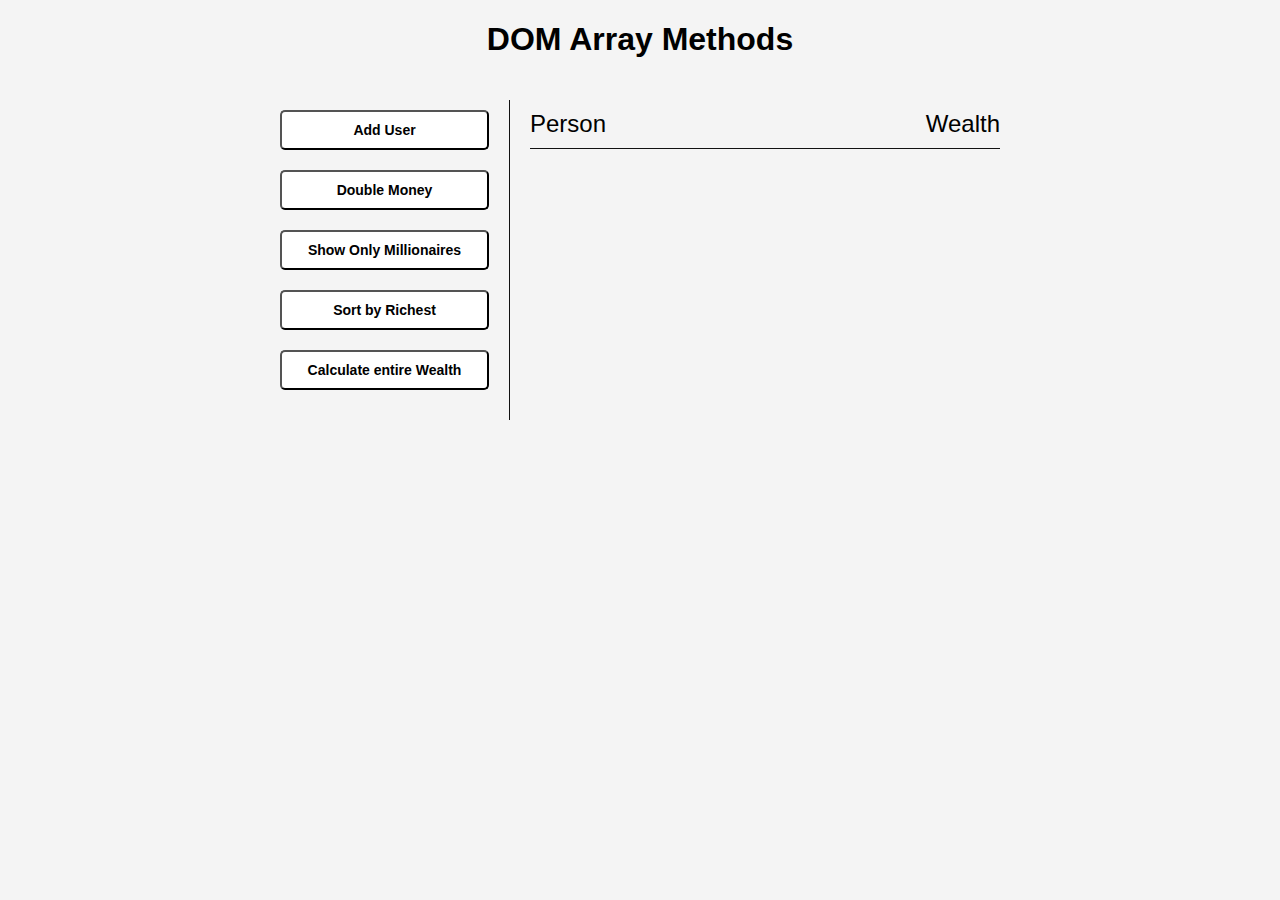
<file: DOM Array Methods/index.html>
<!DOCTYPE html>
<html lang="en">
<head>
  <meta charset="UTF-8">
  <meta http-equiv="X-UA-Compatible" content="IE=edge">
  <meta name="viewport" content="width=device-width, initial-scale=1.0">
  <link rel="stylesheet" href="style.css">
  <title>Dom Array Methods</title>
</head>
<body>
  <h1>DOM Array Methods</h1>
  <div class="container">
    <aside>
      <button id="add-user">Add User</button>
      <button id="double">Double Money</button>
      <button id="show-millionaires">Show Only Millionaires</button>
      <button id="sort">Sort by Richest</button>
      <button id="calculate-wealth">Calculate entire Wealth</button>
    </aside>
    <main id="main">
      <h2><strong>Person</strong>Wealth</h2>
    </main>
  </div>
  



  <script src="script.js"></script>
</body>
</html>
</file>
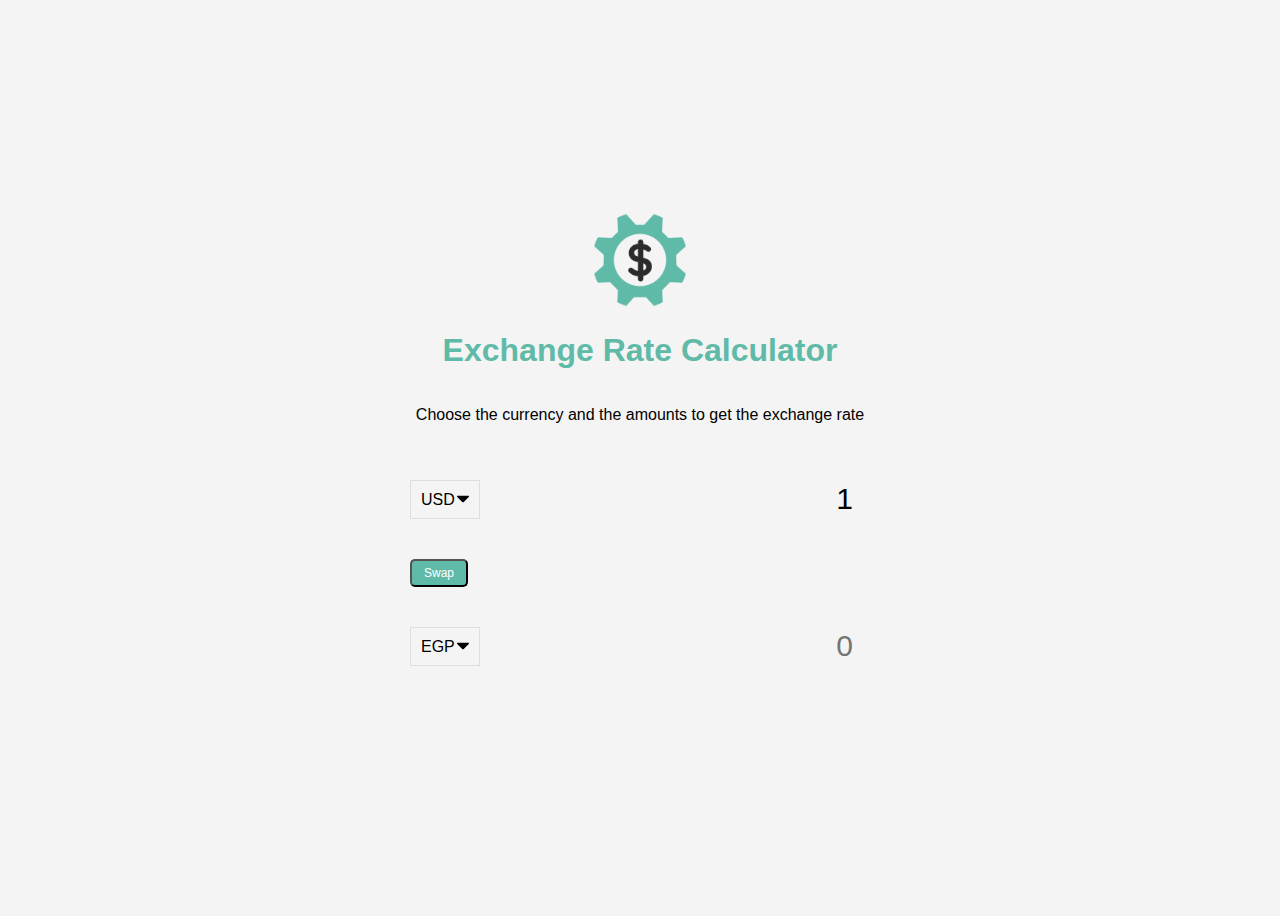
<file: Exchange Rate Calculator/index.html>
<!DOCTYPE html>
<html lang="en">
<head>
  <meta charset="UTF-8">
  <meta http-equiv="X-UA-Compatible" content="IE=edge">
  <meta name="viewport" content="width=device-width, initial-scale=1.0">
  <link rel="stylesheet" href="style.css">
  <title>Exchange Rate Calculator</title>
</head>
<body>
  <img src="img/money.png" alt="money-img" class="money-img">
  <h1>Exchange Rate Calculator</h1>
  <p>Choose the currency and the amounts to get the exchange rate</p>

  <div class="container">
    <div class="currency">
      <select id="currency-one">
        <option value="AED">AED</option>
          <option value="ARS">ARS</option>
          <option value="AUD">AUD</option>
          <option value="BGN">BGN</option>
          <option value="BRL">BRL</option>
          <option value="BSD">BSD</option>
          <option value="CAD">CAD</option>
          <option value="CHF">CHF</option>
          <option value="CLP">CLP</option>
          <option value="CNY">CNY</option>
          <option value="COP">COP</option>
          <option value="CZK">CZK</option>
          <option value="DKK">DKK</option>
          <option value="DOP">DOP</option>
          <option value="EGP">EGP</option>
          <option value="EUR">EUR</option>
          <option value="FJD">FJD</option>
          <option value="GBP">GBP</option>
          <option value="GTQ">GTQ</option>
          <option value="HKD">HKD</option>
          <option value="HRK">HRK</option>
          <option value="HUF">HUF</option>
          <option value="IDR">IDR</option>
          <option value="ILS">ILS</option>
          <option value="INR">INR</option>
          <option value="ISK">ISK</option>
          <option value="JPY">JPY</option>
          <option value="KRW">KRW</option>
          <option value="KZT">KZT</option>
          <option value="MXN">MXN</option>
          <option value="MYR">MYR</option>
          <option value="NOK">NOK</option>
          <option value="NZD">NZD</option>
          <option value="PAB">PAB</option>
          <option value="PEN">PEN</option>
          <option value="PHP">PHP</option>
          <option value="PKR">PKR</option>
          <option value="PLN">PLN</option>
          <option value="PYG">PYG</option>
          <option value="RON">RON</option>
          <option value="RUB">RUB</option>
          <option value="SAR">SAR</option>
          <option value="SEK">SEK</option>
          <option value="SGD">SGD</option>
          <option value="THB">THB</option>
          <option value="TRY">TRY</option>
          <option value="TWD">TWD</option>
          <option value="UAH">UAH</option>
          <option value="USD" selected>USD</option>
          <option value="UYU">UYU</option>
          <option value="VND">VND</option>
          <option value="ZAR">ZAR</option>
      </select>
      <input type="number" id="amount-one" placeholder="0" value="1">
    </div>
    <div class="swap-rate-container">
      <button class="btn" id="swap">
        Swap
      </button>
      <div class="rate" id="rate"></div>
    </div>
    <div class="currency">
      <select id="currency-two">
        <option value="AED">AED</option>
          <option value="ARS">ARS</option>
          <option value="AUD">AUD</option>
          <option value="BGN">BGN</option>
          <option value="BRL">BRL</option>
          <option value="BSD">BSD</option>
          <option value="CAD">CAD</option>
          <option value="CHF">CHF</option>
          <option value="CLP">CLP</option>
          <option value="CNY">CNY</option>
          <option value="COP">COP</option>
          <option value="CZK">CZK</option>
          <option value="DKK">DKK</option>
          <option value="DOP">DOP</option>
          <option value="EGP" selected>EGP</option>
          <option value="EUR">EUR</option>
          <option value="FJD">FJD</option>
          <option value="GBP">GBP</option>
          <option value="GTQ">GTQ</option>
          <option value="HKD">HKD</option>
          <option value="HRK">HRK</option>
          <option value="HUF">HUF</option>
          <option value="IDR">IDR</option>
          <option value="ILS">ILS</option>
          <option value="INR">INR</option>
          <option value="ISK">ISK</option>
          <option value="JPY">JPY</option>
          <option value="KRW">KRW</option>
          <option value="KZT">KZT</option>
          <option value="MXN">MXN</option>
          <option value="MYR">MYR</option>
          <option value="NOK">NOK</option>
          <option value="NZD">NZD</option>
          <option value="PAB">PAB</option>
          <option value="PEN">PEN</option>
          <option value="PHP">PHP</option>
          <option value="PKR">PKR</option>
          <option value="PLN">PLN</option>
          <option value="PYG">PYG</option>
          <option value="RON">RON</option>
          <option value="RUB">RUB</option>
          <option value="SAR">SAR</option>
          <option value="SEK">SEK</option>
          <option value="SGD">SGD</option>
          <option value="THB">THB</option>
          <option value="TRY">TRY</option>
          <option value="TWD">TWD</option>
          <option value="UAH">UAH</option>
          <option value="USD">USD</option>
          <option value="UYU">UYU</option>
          <option value="VND">VND</option>
          <option value="ZAR">ZAR</option>
      </select>
      <input type="number" id="amount-two" placeholder="0">
    </div>

  </div>
  


  <script src="script.js"></script>
</body>
</html>
</file>
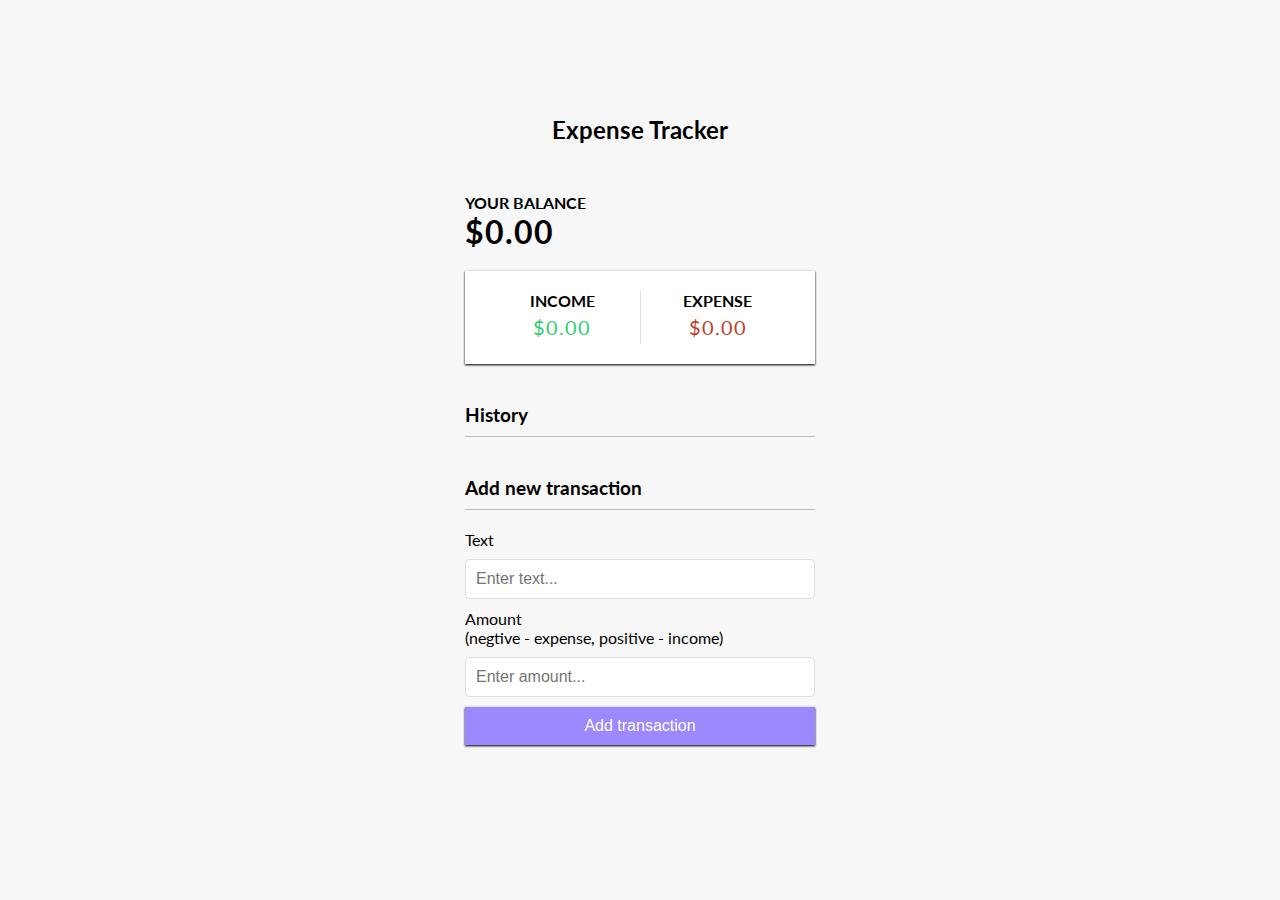
<file: Expense Tracker/index.html>
<!DOCTYPE html>
<html lang="en">
<head>
  <meta charset="UTF-8">
  <meta http-equiv="X-UA-Compatible" content="IE=edge">
  <meta name="viewport" content="width=device-width, initial-scale=1.0">
  <link rel="stylesheet" href="style.css">
  <title>Expense Tracker</title>
</head>
<body>
  <h2>Expense Tracker</h2>

  <div class="container">
    <h4>Your Balance</h4>
    <h1 id="balance">$0.00</h1>
    <div class="inc-exp-container">
      <div>
        <h4>Income</h4>
        <p id="money-plus" class="money plus">+$0.00</p>
      </div>
      <div>
        <h4>Expense</h4>
        <p id="money-minus" class="money minus">-$0.00</p>
      </div>
    </div>

    <h3>History</h3>
    <ul id="list" class="list">
      <!-- <li class="minus">Cash <span>-$400</span><button class="delete-btn">X</button></li> -->
    </ul>
    <h3>Add new transaction</h3>
    <form id="form">
      <div class="form-control">
        <label for="text">Text</label>
        <input type="text" id="text" placeholder="Enter text...">
      </div>
      <div class="form-control">
        <label for="amount">Amount <br> (negtive - expense, positive - income)</label>
        <input type="number" id="amount" placeholder="Enter amount...">
      </div>
      <button class="btn">Add transaction</button>

    </form>

  </div>

  <script src="script.js"></script>
</body>
</html>
</file>
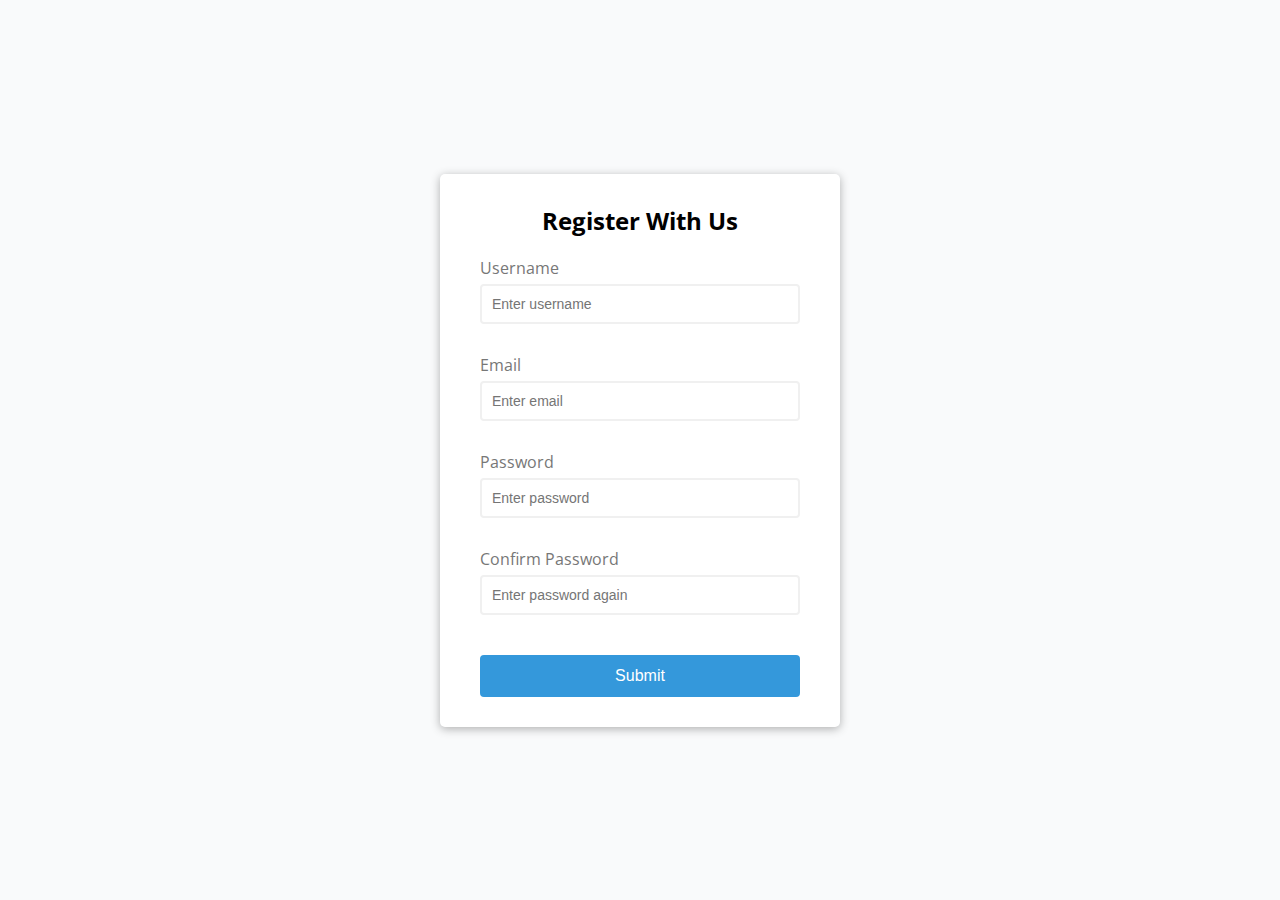
<file: Form Validator/index.html>
<!DOCTYPE html>
<html lang="en">
<head>
  <meta charset="UTF-8">
  <meta http-equiv="X-UA-Compatible" content="IE=edge">
  <meta name="viewport" content="width=device-width, initial-scale=1.0">
  <link rel="stylesheet" href="style.css">
  <title>Form Validator</title>
</head>
<body>
  <div class="container">
    <form id="form" class="form">
      <h2>Register With Us</h2>
      <div class="form-control">
        <label for="username">Username</label>
        <input type="text" id="username" placeholder="Enter username">
        <small>Error message</small>
      </div>
      <div class="form-control">
        <label for="email">Email</label>
        <input type="text" id="email" placeholder="Enter email">
        <small>Error message</small>
      </div>
      <div class="form-control">
        <label for="password">Password</label>
        <input type="password" id="password" placeholder="Enter password">
        <small>Error message</small>
      </div>
      <div class="form-control">
        <label for="password2">Confirm Password</label>
        <input type="password" id="password2" placeholder="Enter password again">
        <small>Error message</small>
      </div>
      <button type="submit">Submit</button>
    </form>
  </div>


  <script src="script.js"></script>
</body>
</html>
</file>
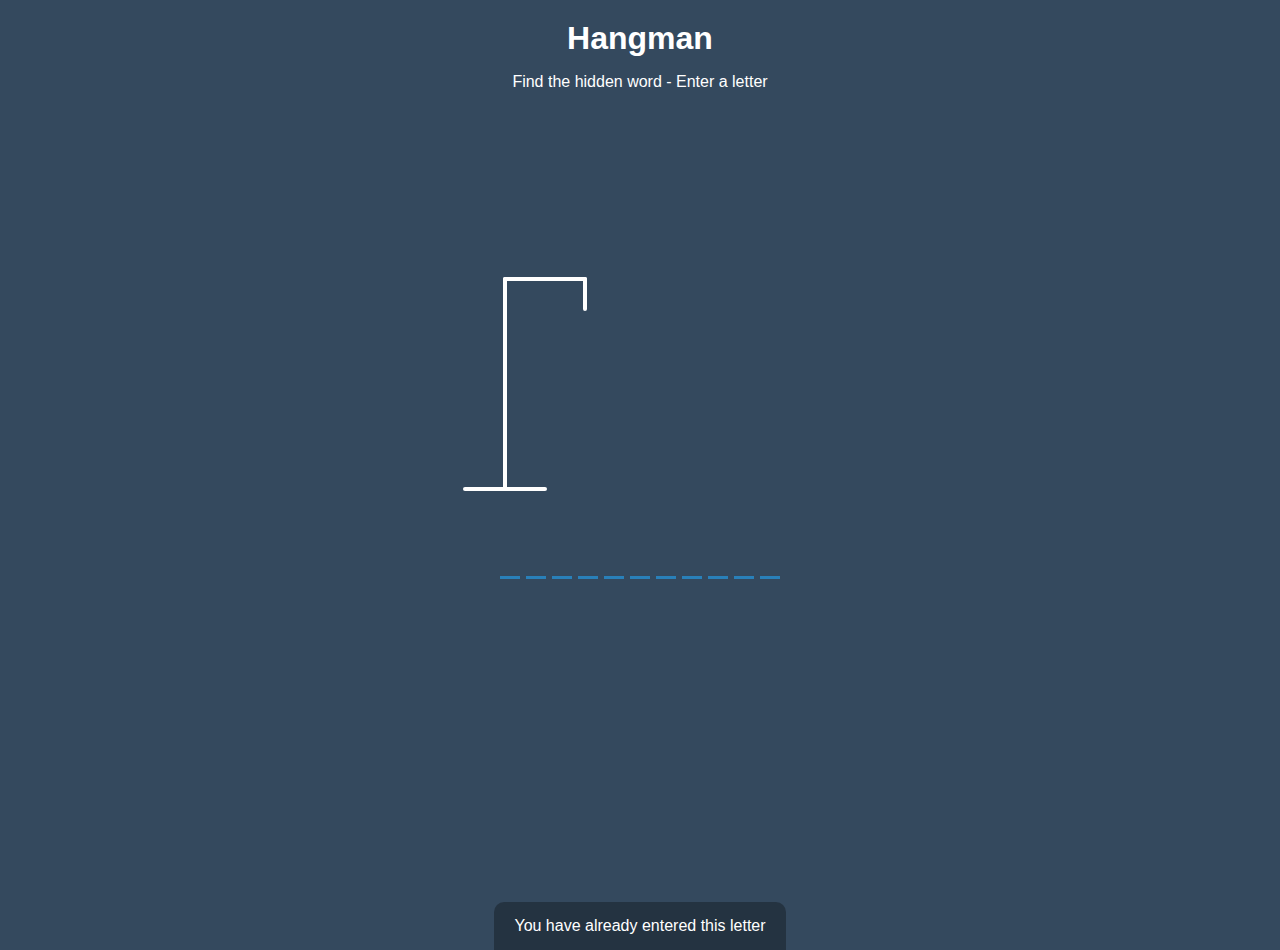
<file: Hangman Game/index.html>
<!DOCTYPE html>
<html lang="en">
<head>
  <meta charset="UTF-8">
  <meta http-equiv="X-UA-Compatible" content="IE=edge">
  <meta name="viewport" content="width=device-width, initial-scale=1.0">
  <link rel="stylesheet" href="style.css">
  <title>Hangman Game</title>
</head>
<body>
  <h1>Hangman</h1>
  <p>Find the hidden word - Enter a letter</p>
  <div class="game-container">
    <svg height="250" width="200" class="figure-container">
      <!-- Rod -->
      <line x1="60" y1="20" x2="140" y2="20" />
      <line x1="140" y1="20" x2="140" y2="50" />
      <line x1="60" y1="20" x2="60" y2="230" />
      <line x1="20" y1="230" x2="100" y2="230" />

      <!-- Head -->
      <circle cx="140" cy="70" r="20" class="figure-part" />
      <!-- Body -->
      <line x1="140" y1="90" x2="140" y2="150" class="figure-part" />
      <!-- Arms -->
      <line x1="120" y1="130" x2="140" y2="100" class="figure-part" />
      <line x1="160" y1="130" x2="140" y2="100" class="figure-part" />
      <!-- Leg -->
      <line x1="140" y1="150" x2="120" y2="180" class="figure-part" />
      <line x1="140" y1="150" x2="160" y2="180" class="figure-part" />
    </svg>

    <div class="wrong-letters-container">
      <div id="wrong-letters">
        <!-- <p>Wrong</p>
        <span>e,f,g,h</span> -->
      </div>
    </div>
      <div class="word" id="word">
        <!-- <div class="letter">h</div>
        <div class="letter">e</div>
        <div class="letter">l</div>
        <div class="letter">l</div>
        <div class="letter">o</div> -->
      </div>
  </div>
  <!-- Container for final message -->
  <div class="popup-container" id="popup-container">
    <div class="popup">
      <h2 id="final-message">You Have Won</h2>
      <button id="play-again">Play Again</button>
    </div>
  </div>
  <!-- Notification -->
  <div class="notification-container" id="notification-container">
    <p>You have already entered this letter</p>
  </div>
  

  <script src="script.js"></script>
</body>
</html>
</file>
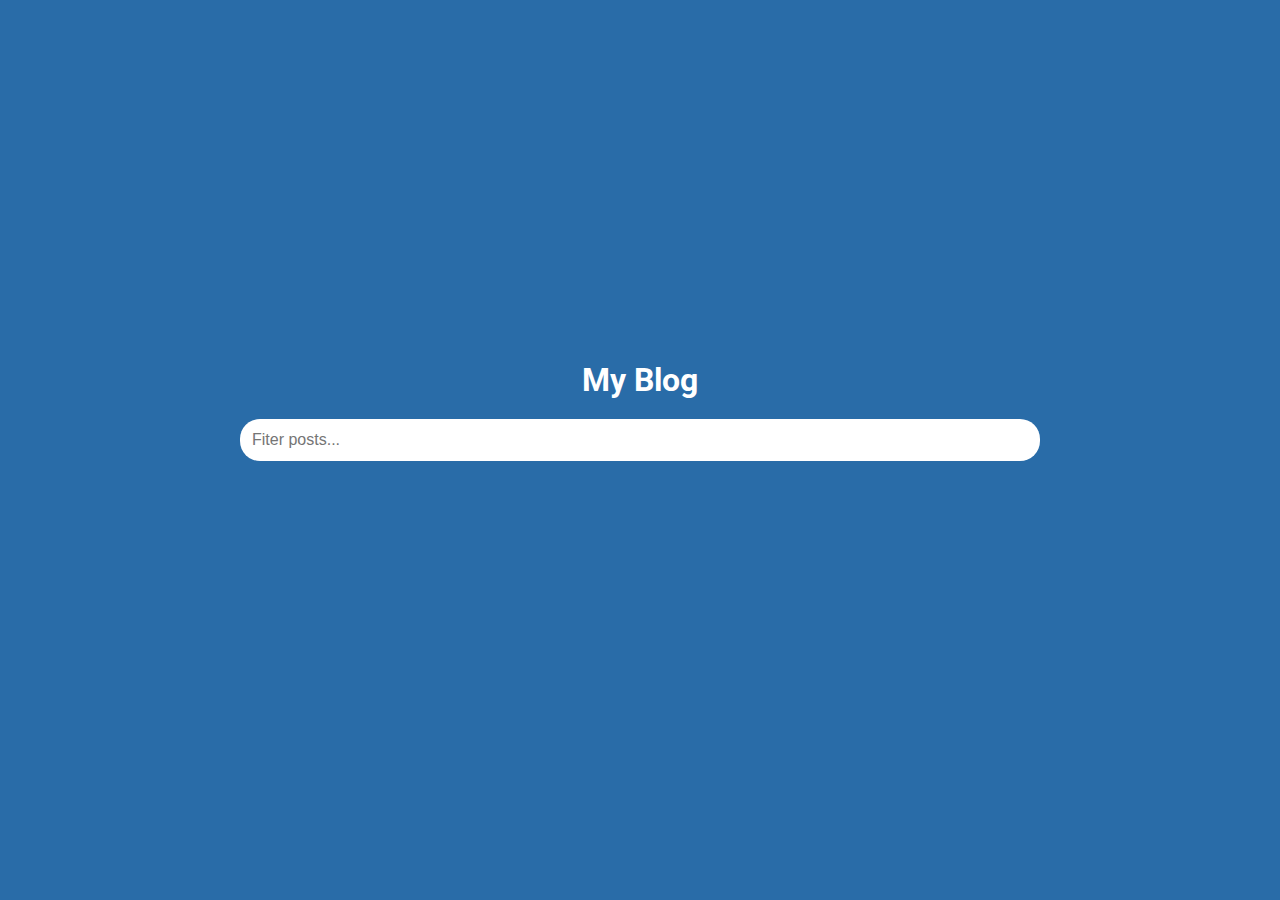
<file: Infinite Scroll/index.html>
<!DOCTYPE html>
<html lang="en">
<head>
  <meta charset="UTF-8">
  <meta http-equiv="X-UA-Compatible" content="IE=edge">
  <meta name="viewport" content="width=device-width, initial-scale=1.0">
  <link rel="stylesheet" href="style.css">
  <title>My Blog</title>
</head>
<body>
  <h1>My Blog</h1>
  <div class="filter-container">
    <input type="text" id="filter" class="filter" placeholder="Fiter posts...">
  </div>
  <div id="posts-container">
    
  </div>

  <div id="loader" class="loader">
    <div class="circle"></div>
    <div class="circle"></div>
    <div class="circle"></div>
  </div>

  


  <script src="script.js"></script>
</body>
</html>
</file>
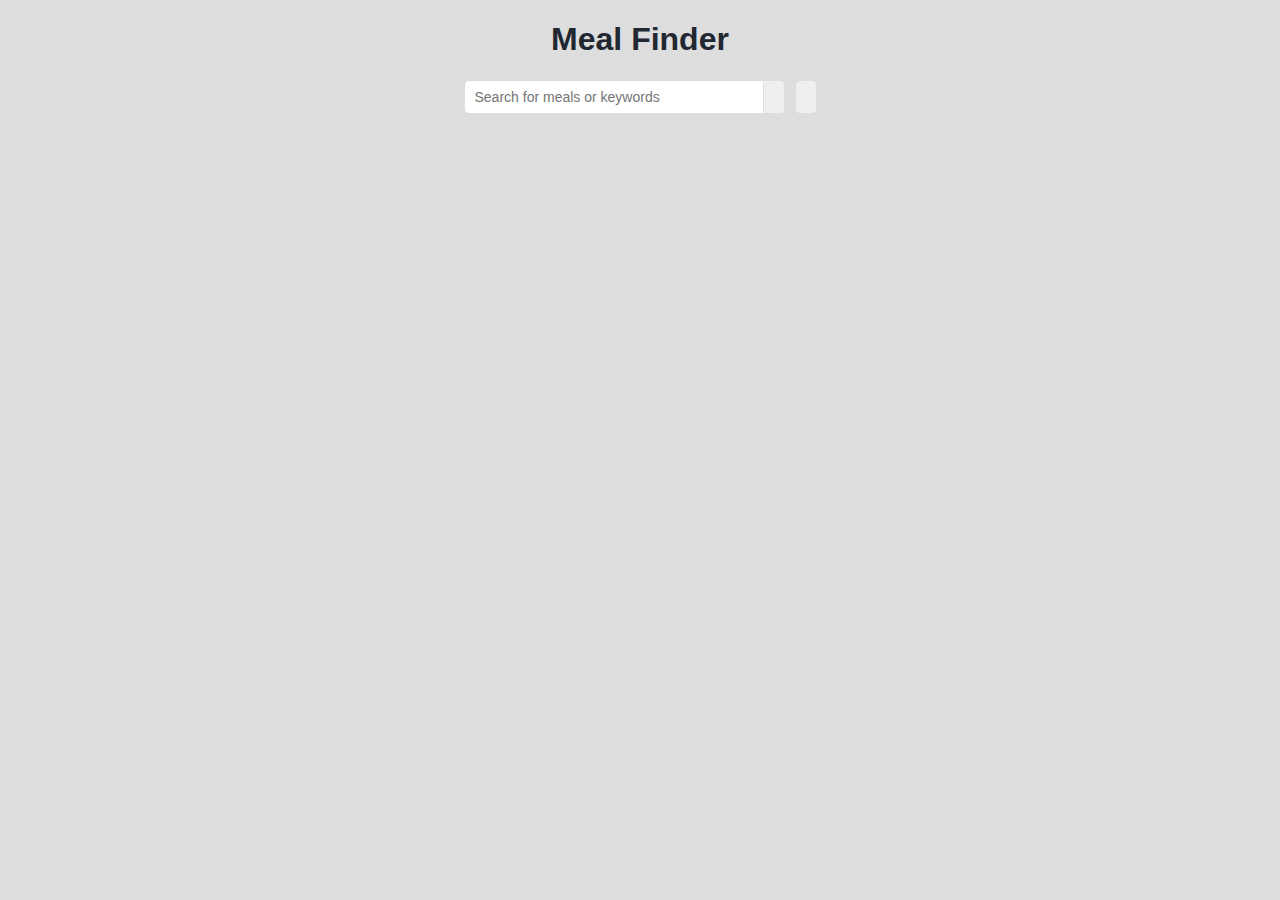
<file: Meal Finder/index.html>
<!DOCTYPE html>
<html lang="en">
<head>
  <meta charset="UTF-8">
  <meta http-equiv="X-UA-Compatible" content="IE=edge">
  <meta name="viewport" content="width=device-width, initial-scale=1.0">
  <link rel="stylesheet" href="https://cdnjs.cloudflare.com/ajax/libs/font-awesome/5.15.3/css/all.min.css" integrity="sha512-iBBXm8fW90+nuLcSKlbmrPcLa0OT92xO1BIsZ+ywDWZCvqsWgccV3gFoRBv0z+8dLJgyAHIhR35VZc2oM/gI1w==" crossorigin="anonymous" referrerpolicy="no-referrer" />
  <link rel="stylesheet" href="style.css">
  <title>Meal Finder</title>
</head>
<body>
  <div class="container">
    <h1>Meal Finder</h1>
    <div class="flex">
      <form action="" class="flex" id="submit">
        <input type="text" id="search" placeholder="Search for meals or keywords">
        <button class="search-btn" type="submit">
          <i class="fas fa-search"></i>
        </button>
      </form>
      <button class="random-btn" id="random">
        <i class="fas fa-random"></i>

      </button>
    </div>
    <div id="result-heading"></div>
    <div id="meals" class="meals"></div>
    <div id="single-meal"></div>
  </div>

  <script src="script.js"></script>
</body>
</html>
</file>
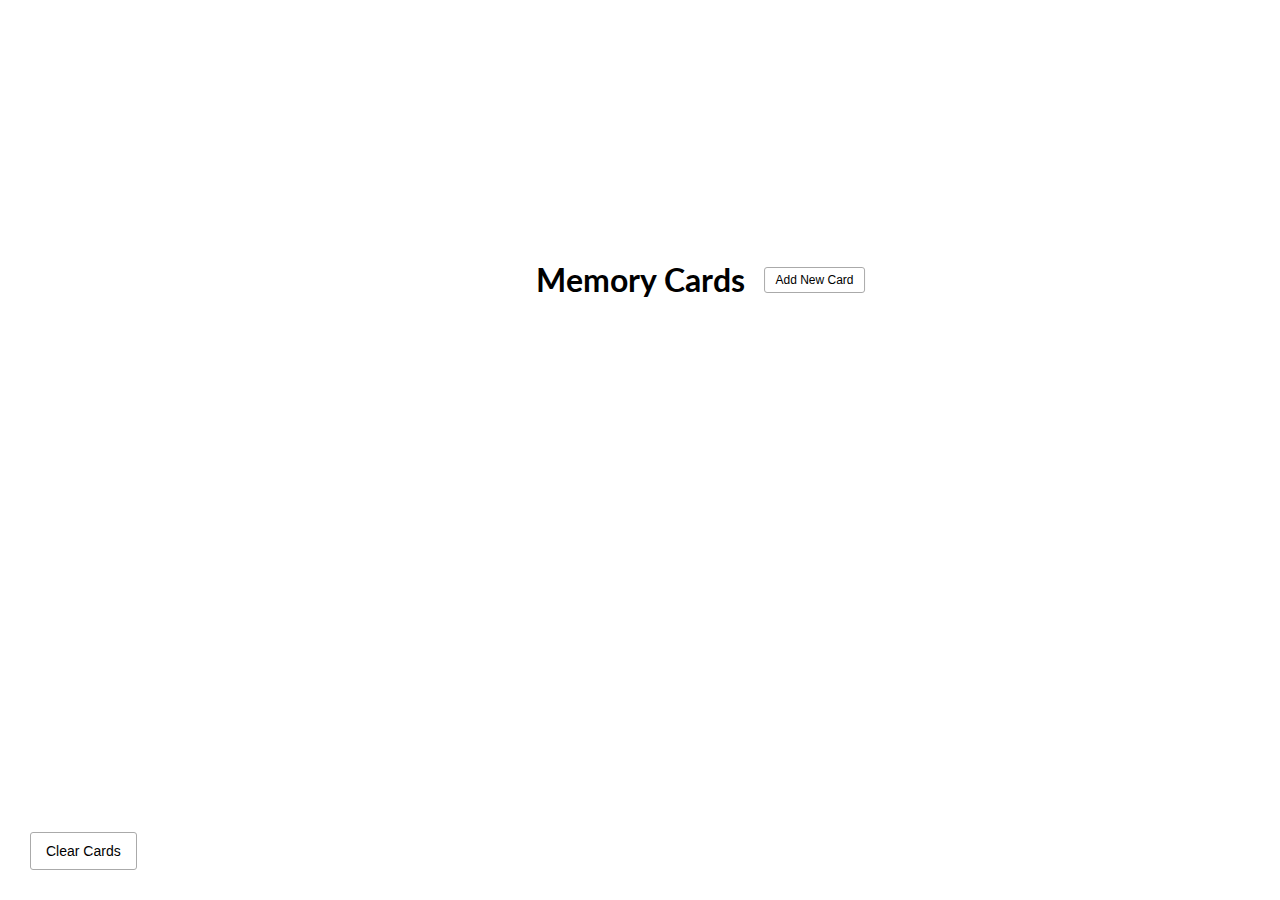
<file: Memory Cards/index.html>
<!DOCTYPE html>
<html lang="en">
  <head>
    <meta charset="UTF-8" />
    <meta http-equiv="X-UA-Compatible" content="IE=edge" />
    <meta name="viewport" content="width=device-width, initial-scale=1.0" />
    <link
      rel="stylesheet"
      href="https://cdnjs.cloudflare.com/ajax/libs/font-awesome/5.15.3/css/all.min.css"
      integrity="sha512-iBBXm8fW90+nuLcSKlbmrPcLa0OT92xO1BIsZ+ywDWZCvqsWgccV3gFoRBv0z+8dLJgyAHIhR35VZc2oM/gI1w=="
      crossorigin="anonymous"
      referrerpolicy="no-referrer"
    />
    <link rel="stylesheet" href="style.css" />
    <title>Memory Cards</title>
  </head>
  <body>
    <button id="clear" class="clear btn">
      <i class="fas fa-trash"></i> Clear Cards
    </button>
    <h1>
      Memory Cards
      <button id="show" class="btn btn-small">
        <i class="fas fa-plus"></i> Add New Card
      </button>
    </h1>

    <div id="cards-container" class="cards">
      <!-- <div class="card active show-answer">
        <div class="inner-card">
          <div class="inner-card-front">
            <p>What is PHP?</p>
          </div>
          <div class="inner-card-back">
            <p>A programming language.</p>
          </div>
        </div>
      </div> -->
      <!-- <div class="card">
        <div class="inner-card">
          <div class="inner-card-front">
            <p>What is PHP?</p>
          </div>
          <div class="inner-card-back">
            <p>A programming language.</p>
          </div>
        </div>
      </div> -->
    </div>
    <div class="navigation">
      <button id="prev" class="nav-button">
        <i class="fas fa-arrow-left"></i>
      </button>
      <p id="current"></p>
      <button id="next" class="nav-button">
        <i class="fas fa-arrow-right"></i>
      </button>
    </div>

    <div id="add-container" class="add-container">
      <h1>
        Add New card
        <button id="hide" class="btn btn-small btn-ghost">
          <i class="fas fa-times"></i>
        </button>
      </h1>
      <div class="form-group">
        <label for="question">Question</label>
        <textarea id="question" placeholder="Enter question..."></textarea>
      </div>
      <div class="form-group">
        <label for="answer">Answer</label>
        <textarea id="answer" placeholder="Enter answer..."></textarea>
      </div>
      <button id="add-card" class="btn">
        <i class="fas fa-plus"></i> Add card
      </button>
    </div>

    <script src="script.js"></script>
  </body>
</html>
</file>
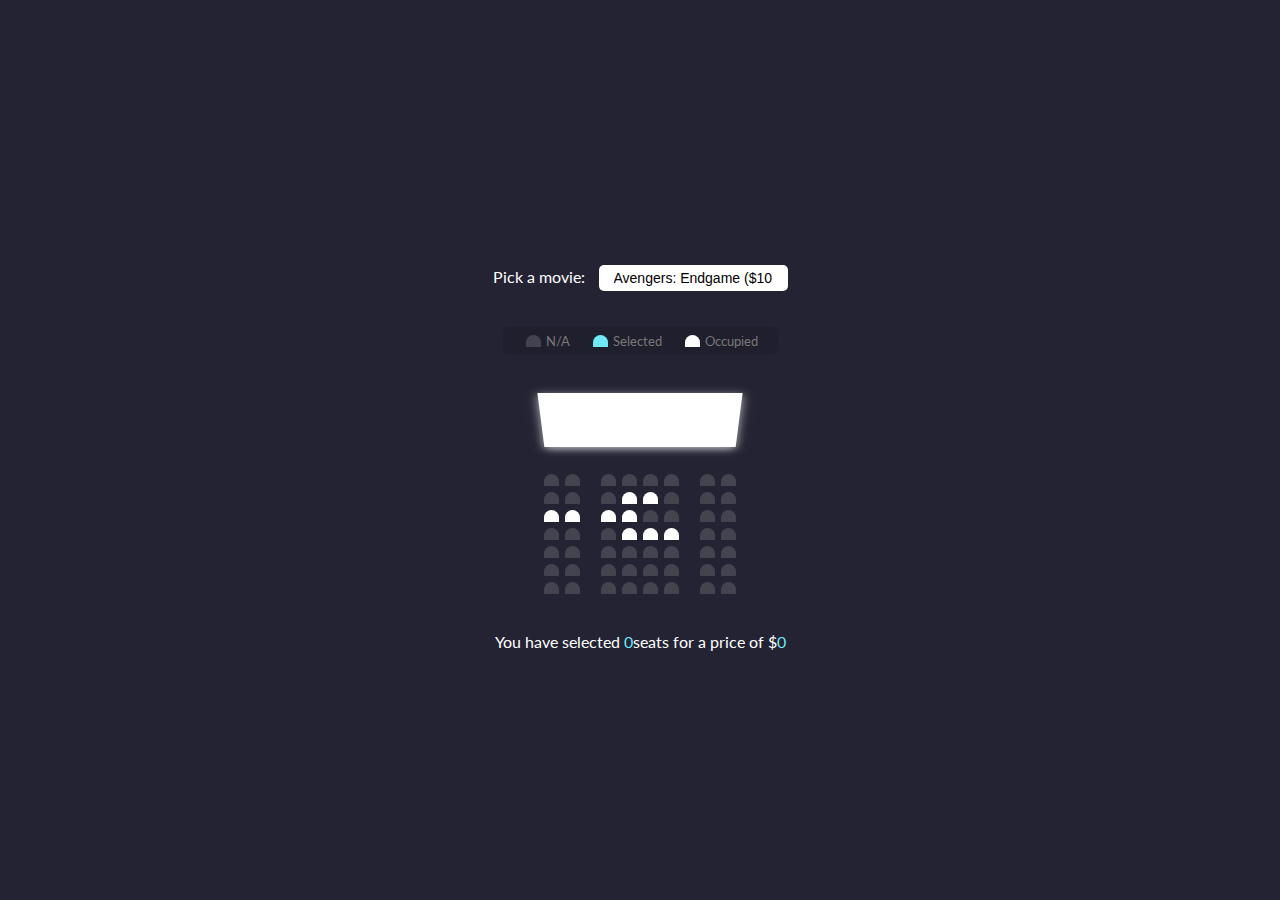
<file: Movie Seat Booking/index.html>
<!DOCTYPE html>
<html lang="en">
<head>
  <meta charset="UTF-8">
  <meta http-equiv="X-UA-Compatible" content="IE=edge">
  <meta name="viewport" content="width=device-width, initial-scale=1.0">
  <link rel="stylesheet" href="style.css">
  <title>Movie Seat Booking</title>
</head>
<body>
  <div class="movie-container">
    <label for="">Pick a movie:</label>
    <select name="" id="movie" class="movie">
      <option value="10">Avengers: Endgame ($10</option>
      <option value="12">Joker ($12)</option>
      <option value="9">TOY Story 4 ($9)</option>
      <option value="9">The Lion King ($9)</option>
    </select>
  </div>
  <ul class="showcase">
    <li>
      <div class="seat"></div>
      <small>N/A</small>
    </li>
    <li>
      <div class="seat selected"></div>
      <small>Selected</small>
    </li>
    <li>
      <div class="seat occupied"></div>
      <small>Occupied</small>
    </li>
  </ul>

  <div class="container">
    <div class="screen"></div>

    <div class="row">
      <div class="seat"></div>
      <div class="seat"></div>
      <div class="seat"></div>
      <div class="seat"></div>
      <div class="seat"></div>
      <div class="seat"></div>
      <div class="seat"></div>
      <div class="seat"></div>
    </div>
    <div class="row">
      <div class="seat"></div>
      <div class="seat"></div>
      <div class="seat"></div>
      <div class="seat occupied"></div>
      <div class="seat occupied"></div>
      <div class="seat"></div>
      <div class="seat"></div>
      <div class="seat"></div>
    </div>
    <div class="row">
      <div class="seat occupied"></div>
      <div class="seat occupied"></div>
      <div class="seat occupied"></div>
      <div class="seat occupied"></div>
      <div class="seat"></div>
      <div class="seat"></div>
      <div class="seat"></div>
      <div class="seat"></div>
    </div>
    <div class="row">
      <div class="seat"></div>
      <div class="seat"></div>
      <div class="seat"></div>
      <div class="seat occupied"></div>
      <div class="seat occupied"></div>
      <div class="seat occupied"></div>
      <div class="seat"></div>
      <div class="seat"></div>
    </div>
    <div class="row">
      <div class="seat"></div>
      <div class="seat"></div>
      <div class="seat"></div>
      <div class="seat"></div>
      <div class="seat"></div>
      <div class="seat"></div>
      <div class="seat"></div>
      <div class="seat"></div>
    </div>
    <div class="row">
      <div class="seat"></div>
      <div class="seat"></div>
      <div class="seat"></div>
      <div class="seat"></div>
      <div class="seat"></div>
      <div class="seat"></div>
      <div class="seat"></div>
      <div class="seat"></div>
    </div>
    <div class="row">
      <div class="seat"></div>
      <div class="seat"></div>
      <div class="seat"></div>
      <div class="seat"></div>
      <div class="seat"></div>
      <div class="seat"></div>
      <div class="seat"></div>
      <div class="seat"></div>
    </div>
  </div>
  <p class="text">You have selected <span id="count">0</span>seats for a price of $<span id="total">0</span></p>
  

  <script src="script.js"></script>
</body>
</html>
</file>
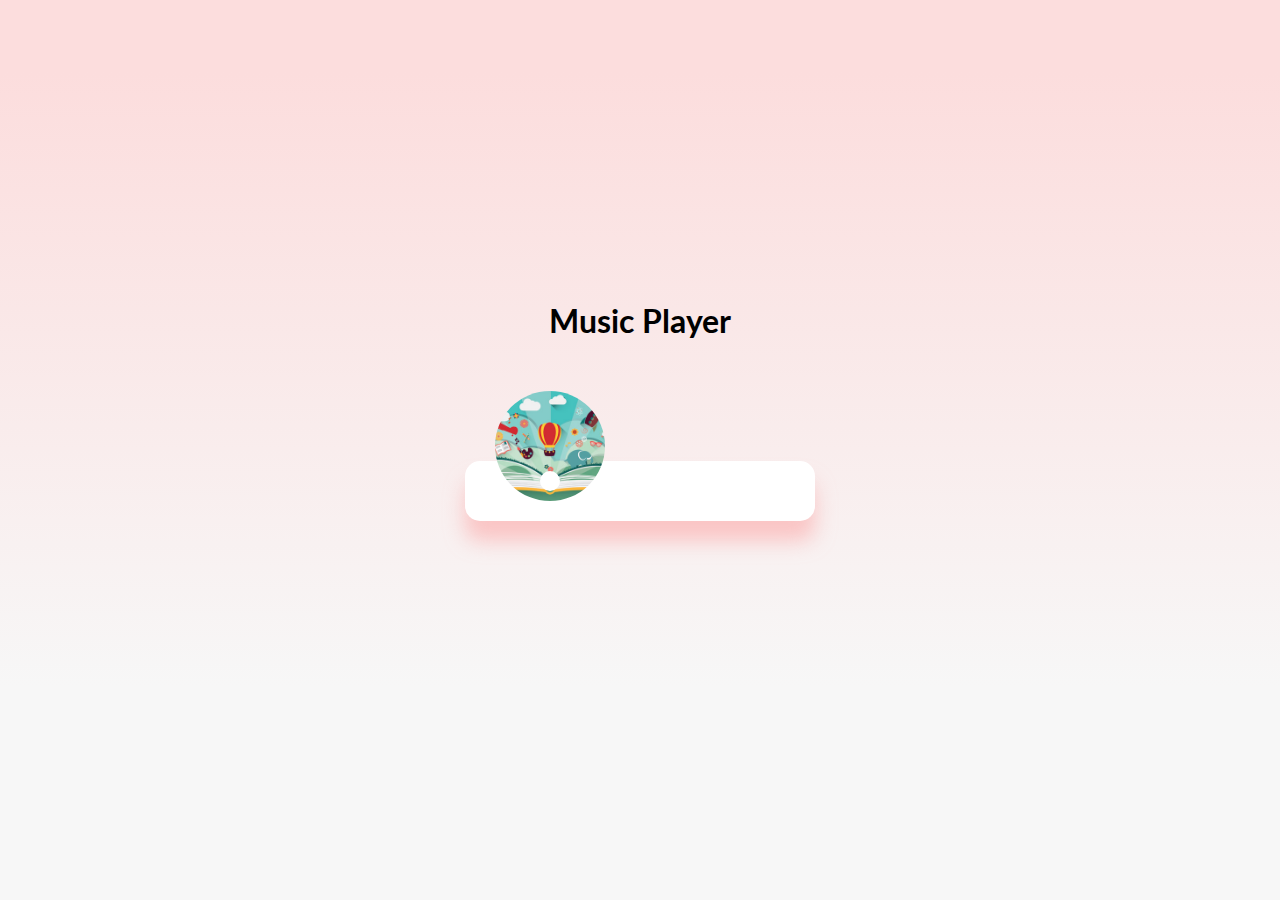
<file: Music Player/index.html>
<!DOCTYPE html>
<html lang="en">
<head>
  <meta charset="UTF-8">
  <meta http-equiv="X-UA-Compatible" content="IE=edge">
  <meta name="viewport" content="width=device-width, initial-scale=1.0">
  <link rel="stylesheet" href="https://cdnjs.cloudflare.com/ajax/libs/font-awesome/5.15.3/css/all.min.css" integrity="sha512-iBBXm8fW90+nuLcSKlbmrPcLa0OT92xO1BIsZ+ywDWZCvqsWgccV3gFoRBv0z+8dLJgyAHIhR35VZc2oM/gI1w==" crossorigin="anonymous" referrerpolicy="no-referrer" />
  <link rel="stylesheet" href="style.css">
  <title>Music Player</title>
</head>
<body>
  <h1>Music Player</h1>
  <div class="music-container" id="music-container">
    <div class="music-info">
      <h4 id="title"></h4>
      <div class="progress-container" id="progress-container">
        <div class="progress" id="progress"></div>
      </div>
    </div>

    <audio src="" id="audio"></audio>
    <div class="img-container">
      <img src="images/ukulele.jpg" alt="music-cover" id="cover">
    </div>
    <div class="navigation">
      <button id="prev" class="action-btn">
        <i class="fas fa-backward"></i>
      </button>
      <button id="play" class="action-btn action-btn-big">
        <i class="fas fa-play"></i>
      </button>
      <button id="next" class="action-btn">
        <i class="fas fa-forward"></i>
      </button>
    </div>
  </div>
  

  <script src="script.js"></script>
</body>
</html>
</file>
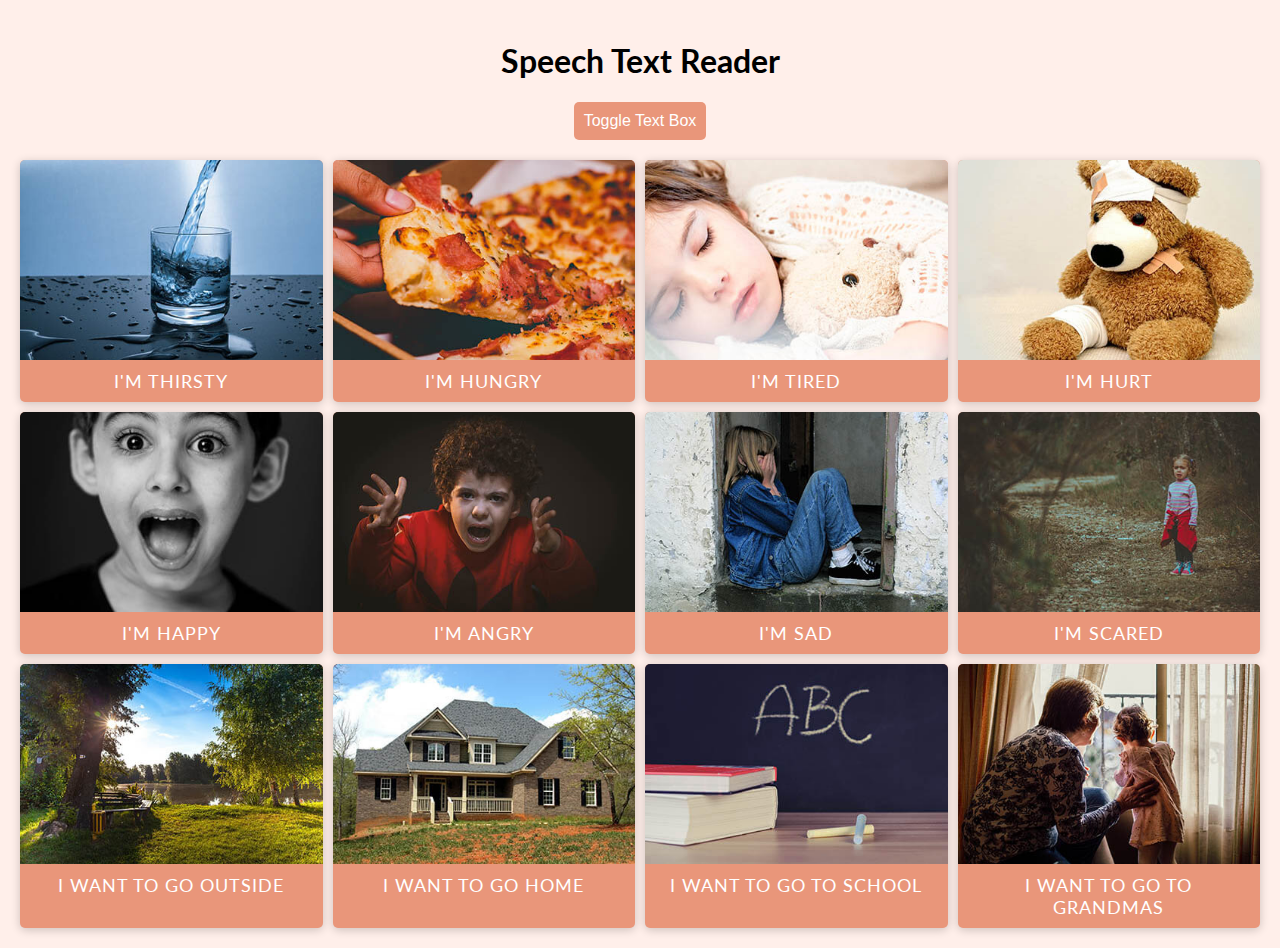
<file: Speech Text Reader | Speech Synthesis/index.html>
<!DOCTYPE html>
<html lang="en">
<head>
  <meta charset="UTF-8">
  <meta http-equiv="X-UA-Compatible" content="IE=edge">
  <meta name="viewport" content="width=device-width, initial-scale=1.0">
  <link rel="stylesheet" href="style.css">
  <title>Speech Text Reader</title>
</head>
<body>
  <div class="container">
    <h1>Speech Text Reader</h1>
    <button id="toggle" class="btn btn-toggle">
      Toggle Text Box
    </button>
    <div id="text-box" class="text-box">
      <div id="close" class="close">X</div>
      <h3>Choose Voice</h3>
      <select id="voices"></select>
      <textarea id="text" placeholder="Enter text to read..."></textarea>
      <button class="btn" id="read">Read Text</button>
    </div>
    <main>
      
    </main>
  </div>
  <script src="script.js"></script>
</body>
</html>
</file>
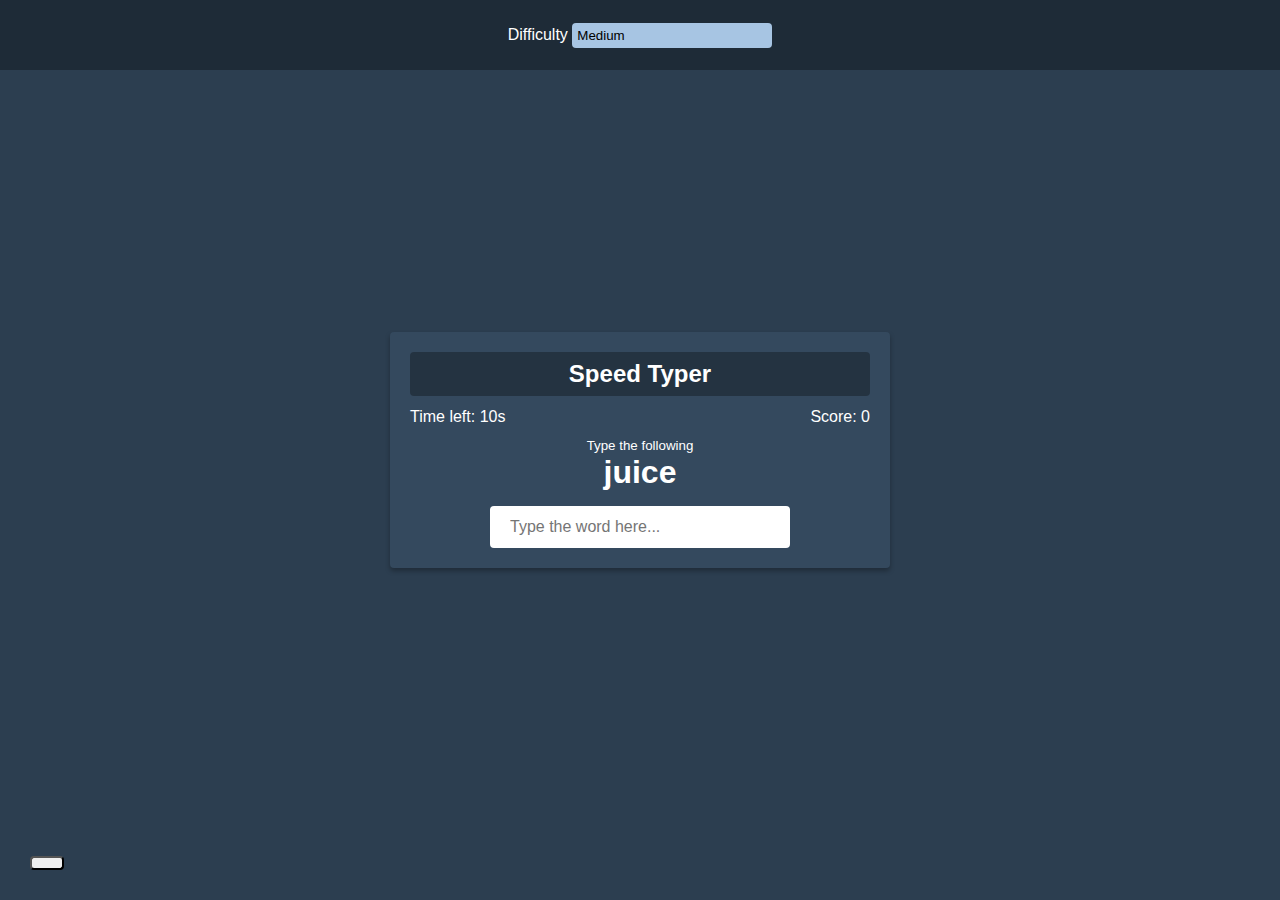
<file: Typing Game/index.html>
<!DOCTYPE html>
<html lang="en">
<head>
  <meta charset="UTF-8">
  <meta http-equiv="X-UA-Compatible" content="IE=edge">
  <meta name="viewport" content="width=device-width, initial-scale=1.0">
  <link rel="stylesheet" href="https://cdnjs.cloudflare.com/ajax/libs/font-awesome/5.15.3/css/all.min.css" integrity="sha512-iBBXm8fW90+nuLcSKlbmrPcLa0OT92xO1BIsZ+ywDWZCvqsWgccV3gFoRBv0z+8dLJgyAHIhR35VZc2oM/gI1w==" crossorigin="anonymous" referrerpolicy="no-referrer" />
  <link rel="stylesheet" href="style.css">
  <title>Speed Typer</title>
</head>
<body>
  <button id="settings-btn" class="settings-btn">
    <i class="fas fa-cog"></i>
  </button>
  <div id="settings" class="settings">
    <form id="settings-form">
      <div>
        <label for="difficulty">Difficulty</label>
        <select name="" id="difficulty">
          <option value="easy">Easy</option>
          <option value="medium">Medium</option>
          <option value="hard">Hard</option>
        </select>
      </div>
    </form>
  </div>

  <div class="container">
    <h2>Speed Typer</h2>
    <small>Type the following</small>
    <h1 id="word"></h1>
    <input type="text" id="text" autocomplete="off" placeholder="Type the word here..." >

    <p class="time-container">
      Time left: <span id="time">10s</span>
    </p>

    <p class="score-container">
      Score: <span id="score">0</span>
    </p>
    <div id="end-game-container" class="end-game-container"></div>

  </div>

  

  <script src="script.js"></script>
</body>
</html>
</file>
<file: DOM Array Methods/style.css>
* {
  box-sizing: border-box;
}

body {
  background: #f4f4f4;
  font-family: Arial, Helvetica, sans-serif;
  display: flex;
  flex-direction: column;
  align-items: center;
  min-height: 100vh;
  margin: 0;
}

.container {
  display: flex;
  padding: 20px;
  margin: 0 auto;
  max-width: 100%;
  width: 800px;
}

aside {
  padding: 10px 20px;
  width: 250px;
  border-right: 1px solid #111;
}

button {
  cursor: pointer;
  background-color: #fff;
  border: soild 1px #111;
  border-radius: 5px;
  display: block;
  width: 100%;
  padding: 10px;
  margin-bottom: 20px;
  font-weight: bold;
  font-size: 14px;
}

main {
  flex: 1;
  padding: 10px 20px;
}

h2 {
  border-bottom: 1px solid #111;
  padding-bottom: 10px;
  display: flex;
  justify-content: space-between;
  font-weight: 300;
  margin: 0 0 20px;
}

h3 {
  background-color: #fff;
  border-bottom: 1px solid #111;
  padding: 10px;
  display: flex;
  justify-content: space-between;
  font-weight: 300;
  margin: 20px 0 0;
}

.person {
  display: flex;
  justify-content: space-between;
  font-size: 20px;
  margin-bottom: 10px;
}
</file>
<file: Exchange Rate Calculator/style.css>
:root {
  --primary-color: #5fbaa7;
}

* {
  box-sizing: border-box;
}

body {
  background-color: #f4f4f4;
  font-family: Arial, Helvetica, sans-serif;
  display: flex;
  flex-direction: column;
  align-items: center;
  justify-content: center;
  height: 100vh;
  padding: 20px;
}

h1 {
  color: var(--primary-color);
}

p {
  text-align: center;
}

.btn {
  color: #fff;
  background: var(--primary-color);
  cursor: pointer;
  border-radius: 5px;
  font-size: 12px;
  padding: 5px 12px;
}

.money-img {
  width: 100px;
}

.currency {
  padding: 40px 0;
  display: flex;
  align-items: center;
  justify-content: space-between;
}

.currency select {
  padding: 10px 20px 10px 10px;
  -moz-appearance: none;
  -webkit-appearance: none;
  appearance: none;
  border: 1px solid #dedede;
  font-size: 16px;
  background: transparent;
  background-image: url("data:image/svg+xml;charset=US-ASCII,%3Csvg%20xmlns%3D%22http%3A%2F%2Fwww.w3.org%2F2000%2Fsvg%22%20width%3D%22292.4%22%20height%3D%22292.4%22%3E%3Cpath%20fill%3D%22%20000002%22%20d%3D%22M287%2069.4a17.6%2017.6%200%200%200-13-5.4H18.4c-5%200-9.3%201.8-12.9%205.4A17.6%2017.6%200%200%200%200%2082.2c0%205%201.8%209.3%205.4%2012.9l128%20127.9c3.6%203.6%207.8%205.4%2012.8%205.4s9.2-1.8%2012.8-5.4L287%2095c3.5-3.5%205.4-7.8%205.4-12.8%200-5-1.9-9.2-5.5-12.8z%22%2F%3E%3C%2Fsvg%3E");
  background-position: right 10px top 50%, 0, 0;
  background-size: 12px auto, 100%;
  background-repeat: no-repeat;
}


.currency input {
  border: none;
  background: transparent;
  font-size: 30px;
  text-align: right;
}

.swap-rate-container {
  display: flex;
  align-items: center;
  justify-content: space-between;
}

.rate {
  color: var(--primary-color);
  font-size: 14px;
  padding: 0 10px;
}

select:focus,
input:focus,
button:focus {
  outline: none;
}

@media(max-width: 600px) {
  .currency input {
    width: 200px;
  }
}
</file>
<file: Expense Tracker/style.css>
@import url('https://fonts.googleapis.com/css2?family=Lato:wght@300;400&display=swap');

:root {
  --box-shadow: 0 1px 3px rgba(0,0,0,0.12), 0 1px 2px rgba(0,0,0.20);
}

* {
  box-sizing: border-box;
}

body {
  font-family: 'Lato', sans-serif;
  background-color: #f7f7f7;
  display: flex;
  flex-direction: column;
  align-items: center;
  justify-content: center;
  min-height: 100vh;
  margin: 0;
}

.container {
  margin: 30px auto;
  width: 350px;
}

h1 {
  letter-spacing: 1px;
  margin: 0;
}
h3 {
  border-bottom: 1px solid #bbb;
  padding-bottom: 10px;
  margin: 40px 0 10px;
}

h4 {
  margin: 0;
  text-transform: uppercase;
}

.inc-exp-container {
  background-color: #fff;
  box-shadow: var(--box-shadow);
  padding: 20px;
  display: flex;
  justify-content: space-between;
  margin: 20px 0;
}

.inc-exp-container > div {
  flex: 1;
  text-align: center;
}

.inc-exp-container > div:first-of-type {
  border-right: 1px solid #dedede;
}

.money {
  font-size: 20px;
  letter-spacing: 1px;
  margin: 5px 0;
}

.money.plus {
  color: #2ecc71;
}

.money.minus {
  color: #c0392b;
}

label {
  display: inline-block;
  margin: 10px 0;
}

input[type="text"], input[type="number"] {
  border: 1px solid #dedede;
  border-radius: 5px;
  display: block;
  font-size: 16px;
  padding: 10px;
  width: 100%;
}

.btn {
  cursor: pointer;
  background-color: #9c88ff;
  box-shadow: var(--box-shadow);
  color: #ffff;
  border: 0;
  display: block;
  font-size: 16px;
  margin: 10px 0 30px;
  padding: 10px;
  width: 100%;
}

.list {
  list-style: none;
  padding: 0;
  margin-bottom: 40px;
}

.list li {
  background-color: #ffff;
  box-shadow: var(--box-shadow);
  color: #333;
  display: flex;
  justify-content: space-between;
  position: relative;
  padding: 10px;
  margin: 10px 0;
}

.list li.plus {
  border-right: 5px solid #2ecc71;
}


.list li.minus {
  border-right: 5px solid #c0392b;
}

.delete-btn {
  background-color: #e74c3c;
  border: 0;
  color: #fff;
  font-size: 20px;
  line-height: 20px;
  padding: 2px 5px;
  position: absolute;
  top: 20%;
  left: -24px;
  /* transform: translate(-100%, -50%); */
  opacity: 0;
  transition: opacity 0.3s ease-in;
  cursor: pointer;
}


.btn:focus,
.delete-btn:focus {
  outline: none;
}

.list li:hover .delete-btn {
  opacity: 1;
}
</file>
<file: Form Validator/style.css>
@import url('https://fonts.googleapis.com/css2?family=Open+Sans:wght@300;400&display=swap');

:root {
  --success-color:#2ecc71;
  --error-color: #e74c3c;
}



* {
  box-sizing: border-box;
}

body {
  font-family: 'Open Sans', sans-serif;
  background-color: #f9fafb;
  display: flex;
  align-items: center;
  justify-content: center;
  height: 100vh;
  margin: 0;
}

.container {
  background-color: #fff;
  border-radius: 5px;
  box-shadow: 0 2px 10px rgba(0, 0, 0, 0.3);
  width: 400px;
}

h2 {
  text-align: center;
  margin: 0 0 20px;
}


.form {
  padding: 30px 40px;
}

.form-control {
  margin-bottom: 10px;
  padding-bottom: 20px;
  position: relative;

}

.form-control label {
  color: #777;
  display: block;
  margin-bottom: 5px;
}

.form-control input {
  border: 2px solid #f0f0f0;
  border-radius: 4px;
  display: block;
  width: 100%;
  padding: 10px;
  font-size: 14px;
}

.form-control input:focus {
  outline: none;
  border-color: #777;
}

.form-control.success input {
  border-color: var(--success-color);
}

.form-control.error input {
  border-color: var(--error-color);
}

.form-control small {
  color: var(--error-color);
  position: absolute;
  bottom: 0;
  left: 0;
  visibility: hidden;

}

.form-control.error small {
  visibility: visible;
}

.form button {
  cursor: pointer;
  background-color: #3498db;
  border: 2px solid #3498db;
  border-radius: 4px;
  color: #fff;
  display: block;
  font-size: 16px;
  padding: 10px;
  margin-top: 20px;
  width: 100%;
}
</file>
<file: Hangman Game/style.css>
* {
  box-sizing: border-box;
}


body {
  font-family: Arial, Helvetica, sans-serif;
  background-color: #34495e;
  color: #fff;
  display: flex;
  flex-direction: column;
  align-items: center;
  height: 80vh;
  margin: 0;
  overflow: hidden;
}

h1 {
  margin: 20px 0 0;
}

.game-container {
  padding: 20px 30px;
  position: relative;
  margin: auto;
  height: 350px;
  width: 450px;
}

.figure-container {
  fill: transparent;
  stroke: #fff;
  stroke-width: 4px;
  stroke-linecap: round;
}

.figure-part {
  display: none;
}

.wrong-letters-container {
  position: absolute;
  top: 20px;
  right: 20px;
  display: flex;
  flex-direction: column;
  text-align: right;

}

.wrong-letters-container p {
  margin: 0 0 5px;
}

.wrong-letters-container span {
  font-size: 24px;
}

.word {
  display: flex;
  position: absolute;
  bottom: 10px;
  left: 50%;
  transform: translateX(-50%);
}

.letter {
  border-bottom: 3px solid #2980b9;
  display: inline-flex;
  font-size: 30px;
  align-items: center;
  justify-content: center;
  margin: 0 3px;
  height: 50px;
  width: 20px;
}

.popup-container {
  background-color: rgba(0,0,0,0.3);
  position: fixed;
  top: 0;
  bottom: 0;
  left: 0;
  right: 0;
  /* display: flex; */
  display: none;
  align-items: center;
  justify-content: center;
}

.popup {
  background-color: #2980b9;
  border-radius: 5px;
  box-shadow: 0 15px 10px 3px rgba(0,0,0,0.1);
  padding: 20px;
  text-align: center;

}

.popup button {
  cursor: pointer;
  background-color: #fff;
  color: #2980b9;
  border: 0;
  margin-top: 20px;
  padding: 12px 20px;
  font-size: 16px;

}

.popup button:active {
  transform: scale(0.98);
}

.popup button:focus {
  outline: none;
}

.notification-container {
  background-color: rgba(0,0,0,0.3);
  border-radius: 10px 10px 0 0;
  padding: 15px 20px;
  position: absolute;
  bottom: -50px;
  transition: transform 0.3s ease-in-out;

}

.notification-container p {
  margin: 0;
}

.notification-container.show {
  transform: translateY(-50px);
}
</file>
<file: Infinite Scroll/style.css>
@import url('https://fonts.googleapis.com/css2?family=Roboto:wght@300;400&display=swap');


* {
  box-sizing: border-box;
}

body {
  font-family: 'Roboto', sans-serif;
  background-color: #296ca8;
  color: #fff;
  display: flex;
  flex-direction: column;
  align-items: center;
  justify-content: center;
  min-height: 100vh;
  margin: 0;
  padding-bottom: 100px;

}

h1 {
  margin-bottom: 0;
  text-align: center;
}

.filter-container {
  margin-top: 20px;
  width: 80vw;
  max-width: 800px;
}

.filter {
  width: 100%;
  padding: 12px;
  border-radius: 20px;
  border: none;
  font-size: 16px;
}

.post {
  position: relative;
  background-color: #4992d3;
  box-shadow: 0 2px 4px rgba(0,0,0,0.3);
  border-radius: 3px;
  padding: 20px;
  margin: 40px 0;
  display: flex;
  width: 80vw;
  max-width: 800px;
}

.post .post-title {
  margin: 0;
}

.post .post-body {
  margin: 15px 0 0;
  line-height: 1.3;
}

.post .post-info {
  margin-left: 20px;
}

.post .number {
  position: absolute;
  background-color: #fff;
  color: #296ca8;
  top: -15px;
  left: -15px;
  font-size: 15px;
  width: 40px;
  height: 40px;
  border-radius: 50%;
  display: flex;
  align-items: center;
  justify-content: center;
  /* padding: 7px 10px; */
}

.loader {
  opacity: 0;
  display: flex;
  position: fixed;
  bottom: 50px;
  transition: opacity 0.3s ease-in;
}

.loader.show {
  opacity: 1;
}

.circle {
  background-color: #fff;
  width: 10px;
  height: 10px;
  border-radius: 50%;
  margin: 5px;
  animation: bounce 0.5s ease-in infinite;

}

.circle:nth-of-type(2) {
  animation-delay: 0.1s;
}
.circle:nth-of-type(3) {
  animation-delay: 0.2s;
}

@keyframes bounce {
  0%,
  100% {
    transform: translateY(0);
  }
  50% {
    transform: translateY(-10px);
  }
}
</file>
<file: Meal Finder/style.css>
:root {
  --primary-color:#dddddd;
  --secondary-color: #30475e;
  --main-color: #f05454;
}

* {
  box-sizing: border-box;
}



body {
  background: var(--primary-color);
  color: #222831;
  font-family: Verdana, Geneva, Tahoma, sans-serif;
  margin: 0;
}

.container {
  margin: auto;
  max-width: 800px;
  display: flex;
  flex-direction: column;
  align-items: center;
  justify-content: center;
  text-align: center;
}

.flex {
  display: flex;
}

input, button {
  border: 1px solid #dedede;
  border-radius: 5px 0 0 5px;
  font-size: 14px;
  padding: 8px 10px;
  margin: 0;
}

input[type="text"] {
  width: 300px;
}

.search-btn {
  cursor: pointer;
  /* border-radius: 0; */
  border-left: 0;
  border-radius: 0 5px 5px 0;
}
.random-btn {
  cursor: pointer;
  margin-left: 10px;
  border-radius: 5px;
}

.meals {
  display: grid;
  grid-template-columns: repeat(4, 1fr);
  grid-gap: 20px;
  margin-top: 20px;
}

.meal {
  cursor: pointer;
  position: relative;
  height: 180px;
  width: 180px;
  text-align: center;
}

.meal img {
  width: 100%;
  height: 100%;
  border: 4px #fff solid;
  border-radius: 2px;
}

.meal-info {
  position: absolute;
   top: 0;
  left: 0;
  height: 100%;
  width: 100%;
  background: rgba(0,0,0,0.7);
  color: #fff;
  display: flex;
  align-items: center;
  justify-content: center;
  transition: opacity 0.2s ease-in;
  opacity: 0;
}

.meal:hover .meal-info {
  opacity: 1;
}

.single-meal {
  margin: 30px auto;
  width: 70%;
}

.single-meal img {
  width: 300px;
  margin: 15px;
  border: 4px #fff solid;
  border-radius: 2px;
}

.single-meal-info {
  margin: 20px;
  padding: 10px;
  border: 2px var(--main-color) dashed;
  border-radius: 5px;
}

.single-meal p {
  margin: 0;
  letter-spacing: 0.5px;
  line-height: 1.5;
}
.single-meal ul {
  padding-left: 0;
  list-style: none;
}

.single-meal ul li {
  border: 1px solid var(--main-color);
  border-radius: 5px;
  background: #fff;
  display: inline-block;
  color: var(--secondary-color);
  font-size: 12px;
  font-weight: bold;
  padding: 5px;
  margin: 5px;

}




@media(max-width: 800px) {
  .meals {
    grid-template-columns: repeat(3, 1fr);
  }
}
@media(max-width: 700px) {
  .meals {
    grid-template-columns: repeat(2, 1fr);
  }

  .meal {
    height: 200px;
    width: 200px;
  }
}
@media(max-width: 500px) {
  input[type="text"] {
    width: 100%;
  }

  .meals {
    grid-template-columns: 1fr;
  }

  .meal {
    height: 300px;
    width: 300px;
  }
}
</file>
<file: Memory Cards/style.css>
@import url("https://fonts.googleapis.com/css2?family=Lato:wght@300;400&display=swap");

* {
  box-sizing: border-box;
}

body {
  font-family: "Lato", sans-serif;
  background-color: #fff;
  display: flex;
  flex-direction: column;
  align-items: center;
  justify-content: center;
  height: 100vh;
  margin: 0;
  overflow: hidden;
}

h1 {
  position: relative;
}

h1 button {
  position: absolute;
  right: 0;
  transform: translate(120%, -50%);
  z-index: 2;
}

.btn {
  background-color: #fff;
  border: 1px solid #aaa;
  cursor: pointer;
  border-radius: 3px;
  font-size: 14px;
  margin-top: 20px;
  padding: 10px 15px;
}

.btn-small {
  font-size: 12px;
  padding: 5px 10px;
}

.btn-ghost {
  border: 0;
  background-color: transparent;
}

.clear {
  position: absolute;
  bottom: 30px;
  left: 30px;
}

.cards {
  perspective: 1000px;
  position: relative;
  height: 300px;
  width: 500px;
  max-width: 100%;
}

.card {
  position: absolute;
  opacity: 0;
  font-size: 1.5rem;
  top: 0;
  left: 0;
  height: 100%;
  width: 100%;
  transform: translateX(50%) rotateY(-10deg);
  transition: transform 0.4s ease, opacity 0.4s ease;
}

.card.active {
  opacity: 1;
  cursor: pointer;
  z-index: 10;
  transform: translateX(0) rotateY(0);
}

.card.left {
  transform: translateX(-50%) rotateY(10deg);
}

.inner-card {
  box-shadow: 0 1px 10px rgba(0, 0, 0, 0.3);
  border-radius: 4px;
  height: 100%;
  width: 100%;
  position: relative;
  transform-style: preserve-3d;
  transition: transform 0.4s ease;
}

.card.show-answer .inner-card {
  transform: rotateX(180deg);
}

.inner-card-front,
.inner-card-back {
  backface-visibility: hidden;
  position: absolute;
  top: 0;
  left: 0;
  display: flex;
  align-items: center;
  justify-content: center;
  height: 100%;
  width: 100%;
  background: #fff;
}

.inner-card-front {
  transform: rotateX(0deg);
  z-index: 2;
}

.inner-card-back {
  transform: rotateX(180deg);
}

.inner-card-front::after,
.inner-card-back::after {
  content: "\f021  Flip";
  font-family: "Font Awesome 5 Free", "Lato", sans-serif;
  position: absolute;
  top: 10px;
  right: 10px;
  font-weight: 900;
  font-size: 16px;
  color: #ddd;
}

.navigation {
  display: flex;
  margin: 20px 0;
}

.navigation .nav-button {
  border: none;
  background-color: transparent;
  cursor: pointer;
  font-size: 16px;
}

.navigation p {
  margin: 0 25px;
}

.add-container {
  opacity: 0;
  z-index: -1;
  background-color: #f0f0f0;
  border-top: 2px solid #eee;
  display: flex;
  flex-direction: column;
  justify-content: center;
  align-items: center;
  padding: 10px 0;
  position: absolute;
  top: 0;
  bottom: 0;
  width: 100%;
  transition: 0.3s ease;
}

.add-container.show {
  opacity: 1;
  z-index: 2;
}

.add-container h3 {
  margin: 10px 0;
}

.form-group label {
  display: block;
  margin: 20px 0 10px;
}

.form-group textarea {
  border: 1px solid #aaa;
  border-radius: 3px;
  font-size: 16px;
  padding: 12px;
  min-width: 500px;
  max-width: 100%;
}
</file>
<file: Movie Seat Booking/style.css>
@import url('https://fonts.googleapis.com/css2?family=Lato:wght@300;400&display=swap');


* {
  box-sizing: border-box;
}

body {
  font-family: 'Lato', sans-serif;
  background-color: #242333;
  color: #fff;
  display: flex;
  flex-direction: column;
  align-items: center;
  justify-content: center;
  height: 100vh;
  margin: 0;
}

.movie-container {
  margin: 20px 0;
}

.movie-container select {
  background-color: #fff;
  border: 0;
  border-radius: 5px;
  font-size: 14px;
  margin-left: 10px;
  padding: 5px 15px 5px 15px;
  -moz-appearance: none;
  -webkit-appearance: none;
  appearance: none;
}

.container {
  perspective: 700px;
  margin-bottom: 30px;
}

.seat {
  background-color: #444451;
  height: 12px;
  width: 15px;
  margin: 3px;
  border-radius: 10px 10px 0 0;

}

.seat.selected {
  background-color: #6feaf6;
}

.seat.occupied {
  background-color: #fff;
}

.seat:nth-of-type(2) {
  margin-right: 18px;
}

.seat:nth-last-of-type(2) {
  margin-left: 18px;
}

.seat:not(.occupied):hover {
  cursor: pointer;
  transform: scale(1.2);
}

.showcase .seat:not(.occupied):hover {
  cursor: default;
  transform: scale(1);
}

.showcase {
  background: rgba(0, 0, 0, 0.1);
  color: #777;
  padding: 5px 10px;
  border-radius: 5px;
  list-style-type: none;
  display: flex;
  justify-content: space-between;
}

.showcase li {
  display: flex;
  align-items: center;
  justify-content: center;
  margin: 0 10px;
}

.showcase li small {
  margin-left: 2px;
}



.row {
  display: flex;
}

.screen {
  background: #fff;
  height: 70px;
  width: 100%;
  margin: 15px 0;
  transform: rotateX(-45deg);
  box-shadow: 0 3px 10px rgba(255, 255, 255, 0.7);
}
p.text {
  margin: 5px 0;
}
p.text span {
  color: #6feaf6;
}
</file>
<file: Music Player/style.css>
@import url('https://fonts.googleapis.com/css2?family=Lato:wght@300;400&display=swap');


* {
  box-sizing: border-box;
}

body {
  font-family: 'Lato', sans-serif;
  background-image: linear-gradient(
    0deg,
    rgba(247, 247, 247, 1) 23.8%,
    rgba(252, 221, 221, 1) 92%
  );
  height: 100vh;
  display: flex;
  flex-direction: column;
  align-items: center;
  justify-content: center;
  margin: 0;
}

.music-container {
  background-color: #FFF;
  border-radius: 15px;
  box-shadow: 0 20px 20px 0 rgba(252, 169, 169, 0.6);
  display: flex;
  padding: 20px 30px;
  position: relative;
  margin: 100px 0;
  z-index: 10;
}


.img-container {
  position: relative;
  width: 110px;
}

.img-container::after {
  content: "";
  background-color: #fff;
  border-radius: 50%;
  position: absolute;
  height: 20px;
  width: 20px;
  bottom: 100%;
  left: 50%;
  transform: translate(-50%, 50%)

}

.img-container img {
  border-radius: 50%;
  object-fit: cover;
  height: 110px;
  width: inherit;
  position: absolute;
  bottom: 0;
  left: 0;
  animation: rotate 3s linear infinite;
  animation-play-state: paused;
}

.music-container.play .img-container img {
  animation-play-state: running;
}

@keyframes rotate {
  from {
    transform: rotate(0deg);
  }

  to {
    transform: rotate(360deg);
  }
}

.navigation {
  display: flex;
  align-items: center;
  justify-content: center;
  z-index: 1;
}

.action-btn {
  background-color: #fff;
  color: #dfdbdf;
  border: 0;
  font-size: 20px;
  cursor: pointer;
  padding: 10px;
  margin: 0 20px;
}

.action-btn.action-btn-big {
  color: #cdc2d0;
  font-size: 30px;
}

.action-btn:focus {
  outline: 0;
}


.music-info {
  background-color: rgba(255,255,255,0.5);
  border-radius: 15px 15px 0 0;
  position: absolute;
  top: 0;
  left: 20px;
  width: calc(100% - 50px);
  padding: 10px 10px 10px 150px;
  opacity: 0;
  transform: translateY(0%);
  transition: transform 0.3s ease-in, opacity 0.3s ease-in;
  z-index: 0;
}

.music-container.play .music-info {
  opacity: 1;
  transform: translateY(-100%);
}

.music-info h4 {
  margin: 0;
}

.progress-container {
  background: #fff;
  border-radius: 5px;
  cursor: pointer;
  margin: 10px 0;
  height: 4px;
  width: 100%;
}

.progress {
  background-color: #fe8daa;
  border-radius: 5px;
  height: 100%;
  width: 0%;
  transition: width 0.1s linear;
}
</file>
<file: Speech Text Reader | Speech Synthesis/style.css>
@import url('https://fonts.googleapis.com/css2?family=Lato:wght@300;400&display=swap');

* {
  box-sizing: border-box;
}

body {
  background: #ffefea;
  font-family: 'Lato', sans-serif;
  min-height: 100vh;
  margin: 0;
}

h1 {
  text-align: center;
}

.container {
  margin: auto;
  padding: 20px;
}

.btn {
  cursor: pointer;
  background-color: darksalmon;
  font-size: 16px;
  color: #ffff;
  border: none;
  border-radius: 5px;
  padding: 10px;
}

.btn:active {
  transform: scale(0.97);
}

.btn:focus,
select:focus {
  outline: none;
}

.btn-toggle {
  display: block;
  margin: auto;
  margin-bottom: 20px;
}

.text-box {
  width: 70%;
  position: absolute;
  top: 30%;
  left: 50%;
  transform: translate(-50% , -800px);
  background-color: #333;
  color: #fff;
  padding: 20px;
  border-radius: 5px;
  transition: all 1s ease-in-out;
}

.text-box.show {
  transform: translate(-50%, 0);
}

.text-box select {
  background-color: darksalmon;
  border: none;
  color: #fff;
  font-size: 12px;
  height: 30px;
  width: 100%;
}
.text-box textarea {
  border: 1px #dadada solid;
  border-radius: 4px;
  padding: 10px;
  margin: 15px 0;
  height: 140px;
  width: 100%;
}

.text-box .close {
  float: right;
  text-align: right;
  cursor: pointer;
}

main {
  display: grid;
  grid-template-columns: repeat(4, 1fr);
  grid-gap: 10px;
}

.box {
  background-color: darksalmon;
  box-shadow: 0 2px 10px rgba(0,0,0,0.2);
  border-radius: 5px;
  cursor: pointer;
  display: flex;
  flex-direction: column;
  overflow: hidden;
  transition: box-shadow 0.2s ease-out;
}

.box.active {
  box-shadow: 0 0 10px 5px darksalmon;
}

.box img {
  width: 100%;
  object-fit: cover;
  height: 200px;

}

.box .info {
  color: #fff;
  font-size: 18px;
  letter-spacing: 1px;
  text-transform: uppercase;
  margin: 0;
  padding: 10px;
  text-align: center;
}

@media(max-width: 1100px) {
  main {
    grid-template-columns: repeat(3, 1fr);
  }
}
@media(max-width: 760px) {
  main {
    grid-template-columns: repeat(2, 1fr);
  }
}
@media(max-width: 500px) {
  main {
    grid-template-columns: repeat(1, 1fr);
  }
}
</file>
<file: Typing Game/style.css>
* {
box-sizing: border-box;
}

body {
  font-family: Verdana, Geneva, Tahoma, sans-serif;
  background-color: #2c3e50;
  display: flex;
  align-items: center;
  justify-content: center;
  height: 100vh;
  margin: 0;
}

button {
  cursor: pointer;
  font-size: 14px;
  border-radius: 4px;
  padding: 5px 15px;
}

select {
  width: 200px;
  padding: 5px;
  appearance: none;
  -webkit-appearance: none;
  -moz-appearance: none;
  border-radius: 4px;
  background-color: #a7c5e3;
  border: none;
}

select:focus, button:focus {
  outline: none;
}

.settings-btn {
  position: absolute;
  bottom: 30px;
  left: 30px;
}

.settings {
  position: absolute;
  top: 0;
  left: 0;
  width: 100%;
  background-color: rgba(0,0,0,0.3);
  color: #fff;
  height: 70px;
  display: flex;
  align-items: center;
  justify-content: center;
  transform: translateY(0);
  transition: transform 0.3s ease-in-out;
}

.settings.hide {
  transform: translateY(-100%);
}

.container {
  background-color: #34495e;
  padding: 20px;
  border-radius: 4px;
  box-shadow: 0 3px 5px rgba(0,0,0,0.3);
  color: #fff;
  position: relative;
  text-align: center;
  width: 500px;

}

h2 {
  background-color: rgba(0,0,0,0.3);
  padding: 8px;
  border-radius: 4px;
  margin: 0 0 40px;

}

h1 {
  margin: 0;
}

input {
  border: none;
  border-radius: 4px;
  font-size: 16px;
  width: 300px;
  padding: 12px 20px;
  margin-top: 15px;
}

input:focus {
  outline: none;
}

.score-container {
  position: absolute;
  top: 60px;
  right: 20px;
}

.time-container {
  position: absolute;
  top: 60px;
  left: 20px;
}

.end-game-container {
  background-color: inherit;
  display: none;
  align-items: center;
  justify-content: center;
  flex-direction: column;
  position: absolute;
  top: 0;
  left: 0;
  width: 100%;
  height: 100%;
  z-index: 1;
}
</file>
